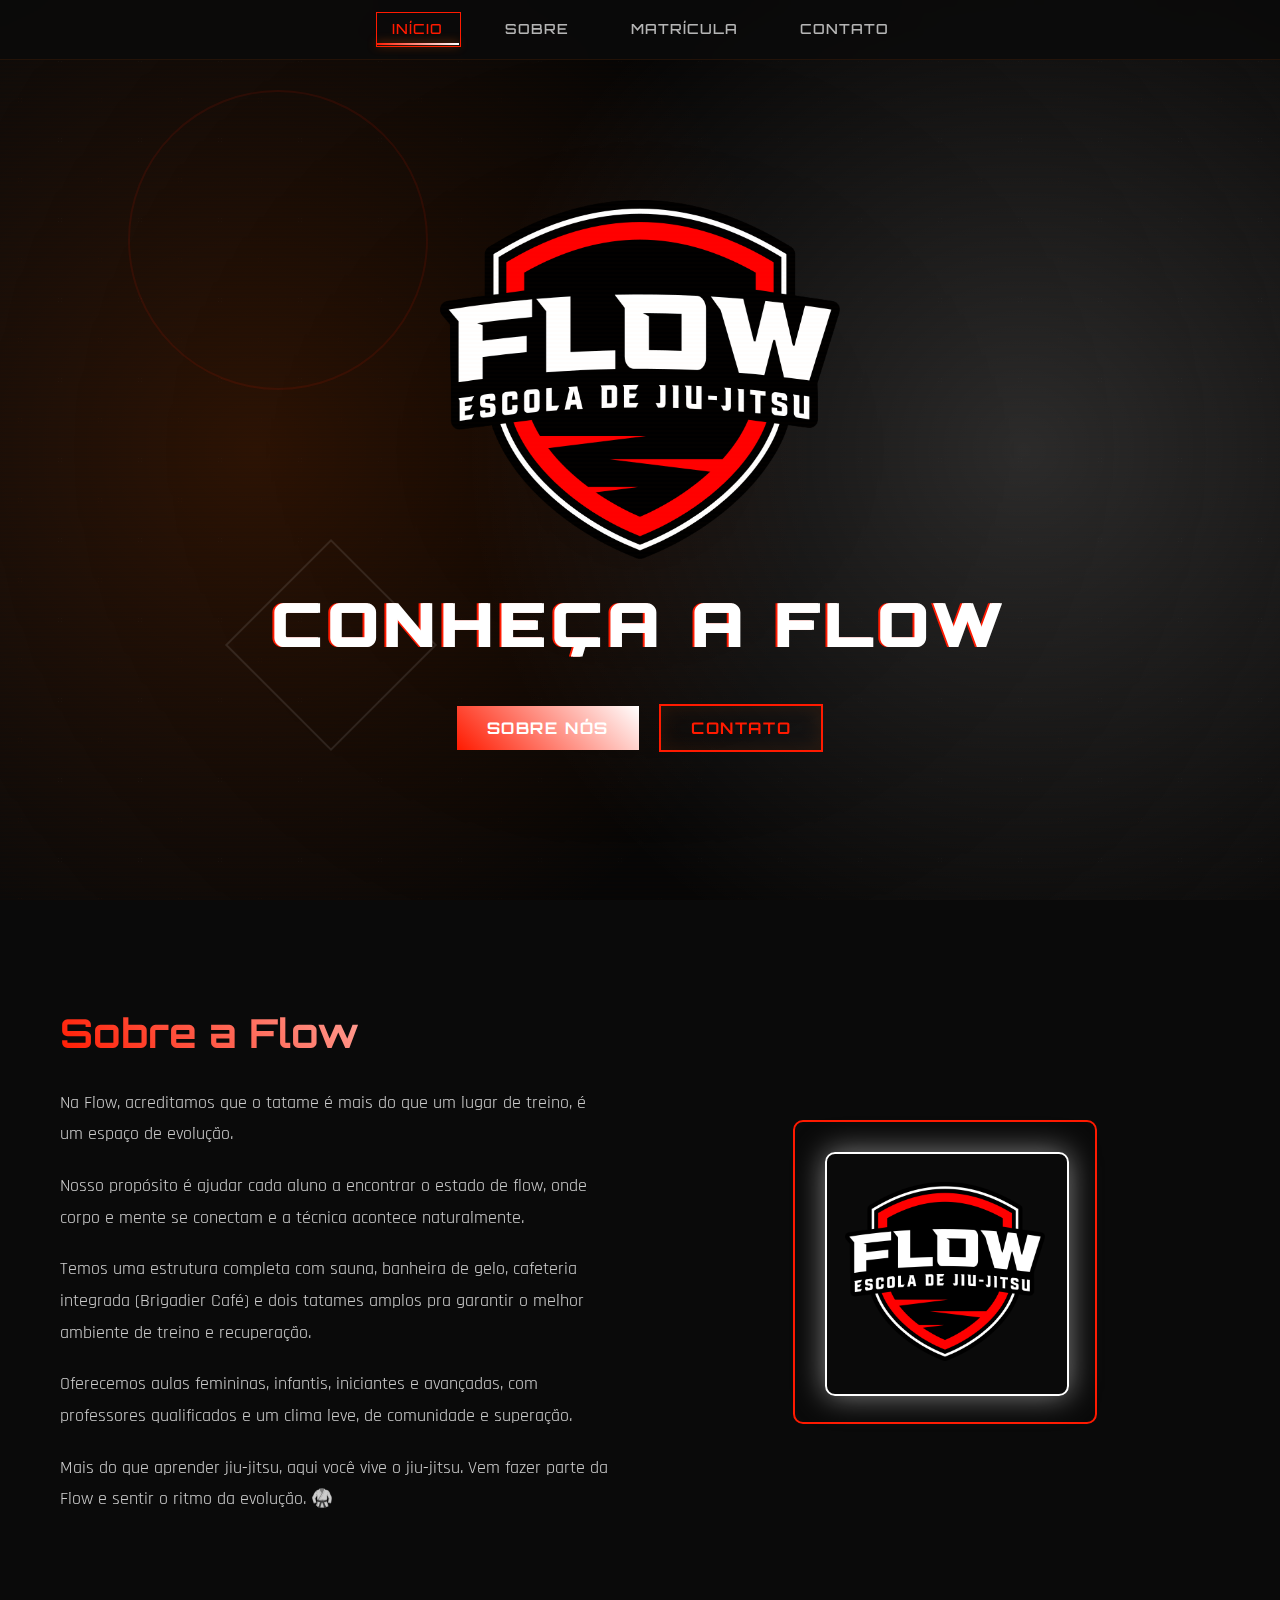
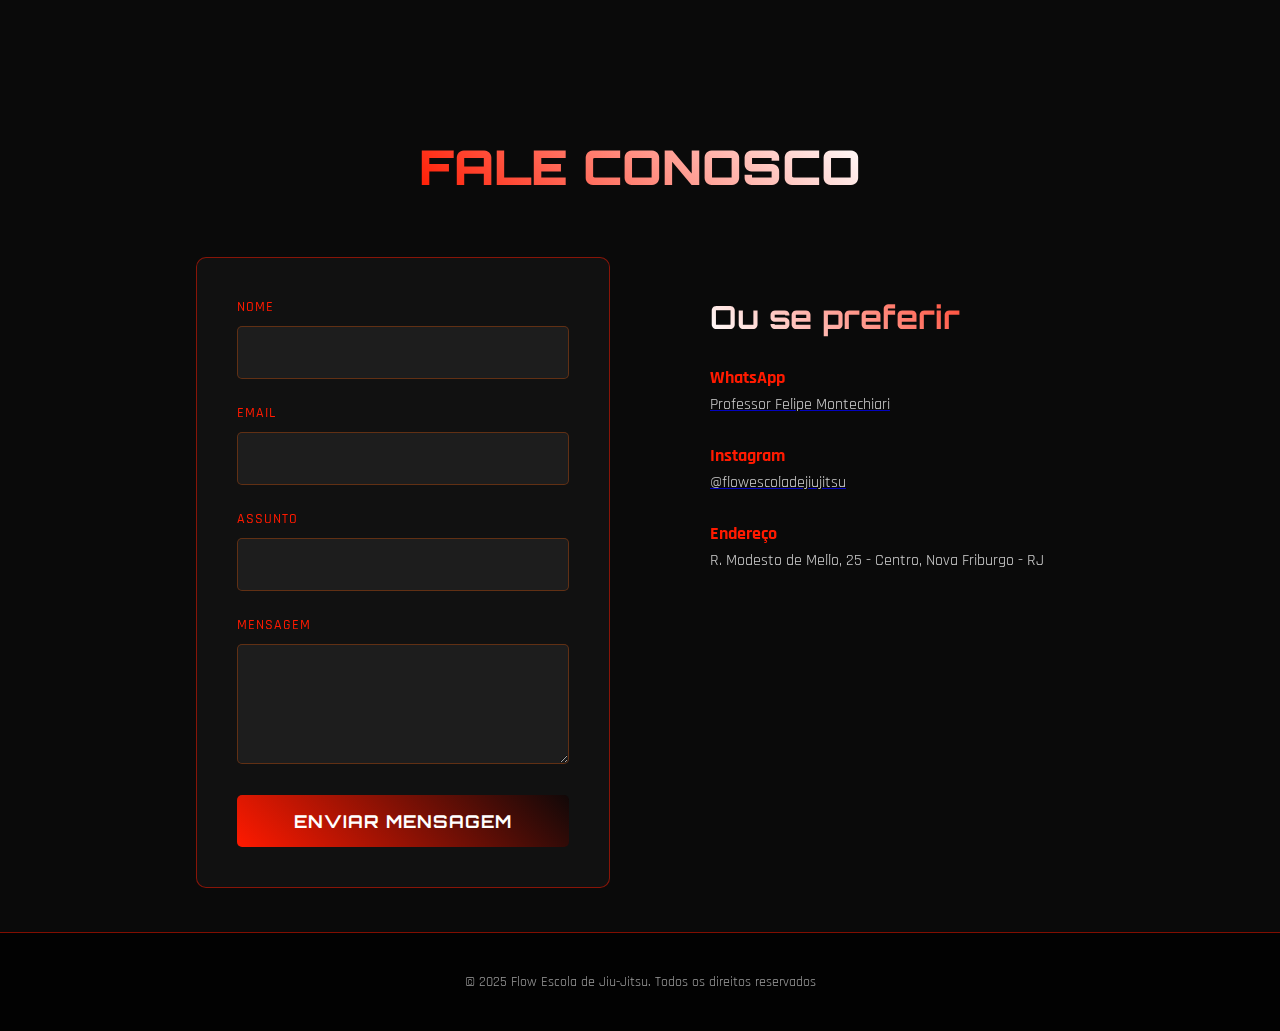
<file: index.html>
<!DOCTYPE html>
<html lang="en">

<head>
    <meta charset="UTF-8">
    <meta name="viewport" content="width=device-width, initial-scale=1.0">
    <title>Flow Escola de Jiu-Jitsu - Cyberpunk Landing Page by TemplateMo</title>
    <link
        href="https://fonts.googleapis.com/css2?family=Orbitron:wght@400;700;900&family=Rajdhani:wght@300;400;500;700&display=swap"
        rel="stylesheet">
    <link href="styles.css" rel="stylesheet">
    <!--

TemplateMo 596 Flow Escola de Jiu-Jitsu

https://templatemo.com/tm-596-electric-xtra

-->
</head>

<body>
    <!-- Animated Grid Background -->
    <div class="grid-bg"></div>
    <div class="gradient-overlay"></div>
    <div class="scanlines"></div>

    <!-- Animated Shapes -->
    <div class="shapes-container">
        <div class="shape shape-circle"></div>
        <div class="shape shape-triangle"></div>
        <div class="shape shape-square"></div>
    </div>

    <!-- Floating Particles -->
    <div id="particles"></div>

    <!-- Navigation -->
    <nav id="navbar">
    <div class="nav-container">

        <ul class="nav-links" id="navLinks">
            <li><a href="#home" class="nav-link">Início</a></li>
            <li><a href="#about" class="nav-link">Sobre</a></li>
            
            <li><a href="matricula.html" class="nav-link">Matrícula</a></li>
            
            <li><a href="#contact" class="nav-link">Contato</a></li>
        </ul>
        <div class="menu-toggle" id="menuToggle">
            <span></span>
            <span></span>
            <span></span>
        </div>
    </div>
</nav>

    <!-- Hero Section -->
    <section class="hero" id="home">
        <img src="images/logo-flow.png" alt="" style="width: 400px;">
        <div class="hero-content">
            <div class="text-rotator">
                <div class="text-set active">
                    <h1 class="glitch-text" data-text="FUTURE IS NOW">CONHEÇA A FLOW</h1>
                    <p class="subtitle"></p>
                </div>
                <div class="text-set">
                    <h1 class="glitch-text" data-text="BEYOND LIMITS">ESCOLA DE JIU-JITSU</h1>
                    <p class="subtitle"></p>
                </div>

            </div>
        </div>
        <div class="cta-container">
            <a href="#about" class="cta-button cta-primary">Sobre Nós</a>
            <a href="#contact" class="cta-button cta-secondary">Contato</a>

        </div>
    </section>

    <!-- Features Section with Tabs -->
    <!-- <section class="features" id="features">
        <h2 class="section-title">Estrutura</h2>
        <div class="features-container">
            <div class="feature-tabs">
                <div class="tab-item active" data-tab="performance">
                    <span class="tab-icon">🔥</span>
                    <span>Tatames e Treinos</span>
                </div>
                <div class="tab-item" data-tab="security">
                    <span class="tab-icon">🧖</span>
                    <span>Sauna & Gelo</span>
                </div>
                <div class="tab-item" data-tab="network">
                    <span class="tab-icon">☕</span>
                    <span>Brigadier Café</span>
                </div>
            
              
            </div>
            <div class="feature-content">
                <div class="content-panel active" id="performance">
                    <h3>Dois tatames amplos, equipados e sempre prontos pra treino pesado ou técnico.</h3>
                    <ul class="feature-list">
                        <li>Aulas adultas e infantis</li>
                        <li>Turmas femininas e iniciantes</li>
                        <li>Treinos de alto rendimento</li>
                    </ul>
                </div>
                <div class="content-panel" id="security">
                    <h3>Recuperação e relaxamento pós-treino.</h3>
                    <ul class="feature-list">
                        <li>Sauna seca moderna</li>
                        <li>Banheira de gelo para regeneração muscular</li>
                    </ul>
                </div>
                <div class="content-panel" id="network">
                    <h3>Nosso espaço de convivência com cafés, doces e aquele clima leve pré e pós-treino.</h3>
                    <ul class="feature-list">
                        <li>Cafés especiais e lanches saudáveis</li>
                        <li>Espaço pra relaxar e trocar ideia</li>
                    </ul>
                </div>
            </div>
        </div>
    </section> -->

    <!-- About Section -->
    <section class="about" id="about">
        <div class="about-content">
            <div class="about-text">
                <h2>Sobre a Flow</h2>
                <p>Na Flow, acreditamos que o tatame é mais do que um lugar de treino, é um espaço de evolução.</p>
                <p>Nosso propósito é ajudar cada aluno a encontrar o estado de flow, onde corpo e mente se conectam e a técnica acontece naturalmente.</p>
                <p>Temos uma estrutura completa com sauna, banheira de gelo, cafeteria integrada (Brigadier Café) e dois tatames amplos pra garantir o melhor ambiente de treino e recuperação.</p>
                <p>Oferecemos aulas femininas, infantis, iniciantes e avançadas, com professores qualificados e um clima leve, de comunidade e superação.</p>
                <p>Mais do que aprender jiu-jitsu, aqui você vive o jiu-jitsu.
                Vem fazer parte da Flow e sentir o ritmo da evolução. 🥋</p>
            </div>
            <div class="about-visual">
                <div class="about-graphic">
                    <img src="images/logo-flow.png" alt="" style="width: 200px;">
                </div>
            </div>
        </div>

        <!-- Second row with reversed layout -->
        <!-- <div class="about-content" style="margin-top: 80px;">
            <div class="about-visual">
                <div class="about-graphic-alt">
                    <div class="hexagon"></div>
                    <div class="hexagon"></div>
                    <div class="hexagon"></div>
                </div>
            </div>
            <div class="about-text">
                <h2>Innovation at Every Level</h2>
                <p>Our commitment to excellence drives us to push boundaries and challenge conventions. With a team of
                    world-class engineers, designers, and visionaries, we're creating solutions that not only meet
                    today's needs but anticipate tomorrow's challenges.</p>
                <p>From quantum computing to neural networks, from blockchain to AI, we're at the forefront of every
                    technological revolution. Our integrated approach ensures that each innovation builds upon the last,
                    creating a synergy that amplifies our impact.</p>
                <p>Experience the power of true digital transformation. With Flow Escola de Jiu-Jitsu, you're not just
                    adopting technology – you're embracing a philosophy of continuous evolution and limitless
                    possibility.</p>
            </div>
        </div> -->
    </section>

    <!-- Contact Section -->
    <section class="contact" id="contact">
        <h2 class="section-title">Fale conosco</h2>
        <div class="contact-container">
            <div class="contact-form">
                <form id="contactForm">
                    <div class="form-group">
                        <label for="name">Nome</label>
                        <input type="text" id="name" name="name" required>
                    </div>
                    <div class="form-group">
                        <label for="email">Email</label>
                        <input type="email" id="email" name="email" required>
                    </div>
                    <div class="form-group">
                        <label for="subject">Assunto</label>
                        <input type="text" id="subject" name="subject" required>
                    </div>
                    <div class="form-group">
                        <label for="message">Mensagem</label>
                        <textarea id="message" name="message" required></textarea>
                    </div>
                    <button type="submit" class="submit-btn">Enviar mensagem</button>
                </form>
            </div>
            <div class="contact-info">
                <h3>Ou se preferir</h3>
              
                <div class="info-item">
                    <div class="info-details">
                        <h4>WhatsApp</h4>
                        <a href="http://wa.me/5522999790953" target="_blank"><p>Professor Felipe Montechiari</p></a>
                    </div>
                </div>
                <div class="info-item">
                    <div class="info-details">
                        <h4>Instagram</h4>
                        <a href="https://instagram.com/flowescoladejiujitsu" target="_blank"><p>@flowescoladejiujitsu</p></a>
                    </div>
                </div>
                <div class="info-item">
                    <div class="info-details">
                        <h4>Endereço</h4>
                        <p>R. Modesto de Mello, 25 - Centro, Nova Friburgo - RJ</p>
                    </div>
                </div>
                

                <!-- Responsivo (16:9) -->
                <div style="position:relative;padding-bottom:56.25%;height:0;overflow:hidden;">
                <iframe
                    src="https://www.google.com/maps?q=R.%20Modesto%20de%20Mello%2C%2025%20-%20Centro%2C%20Nova%20Friburgo%20-%20RJ&output=embed&z=16"
                    style="position:absolute;top:0;left:0;width:100%;height:100%;border:0;"
                    allowfullscreen
                    loading="lazy"
                    referrerpolicy="no-referrer-when-downgrade">
                </iframe>
                </div>

                
            </div>
        </div>
    </section>

    <!-- Footer -->
    <footer>
        <div class="footer-content">
            <!-- <div class="footer-links">
                <a href="#privacy">Privacy Policy</a>
                <a href="#terms">Terms of Service</a>
                <a href="#careers">Careers</a>
            </div> -->
            <p class="copyright">© 2025 Flow Escola de Jiu-Jitsu. Todos os direitos reservados</p>
        </div>
    </footer>
    <script src="scripts.js"></script>
</body>

</html>
</file>
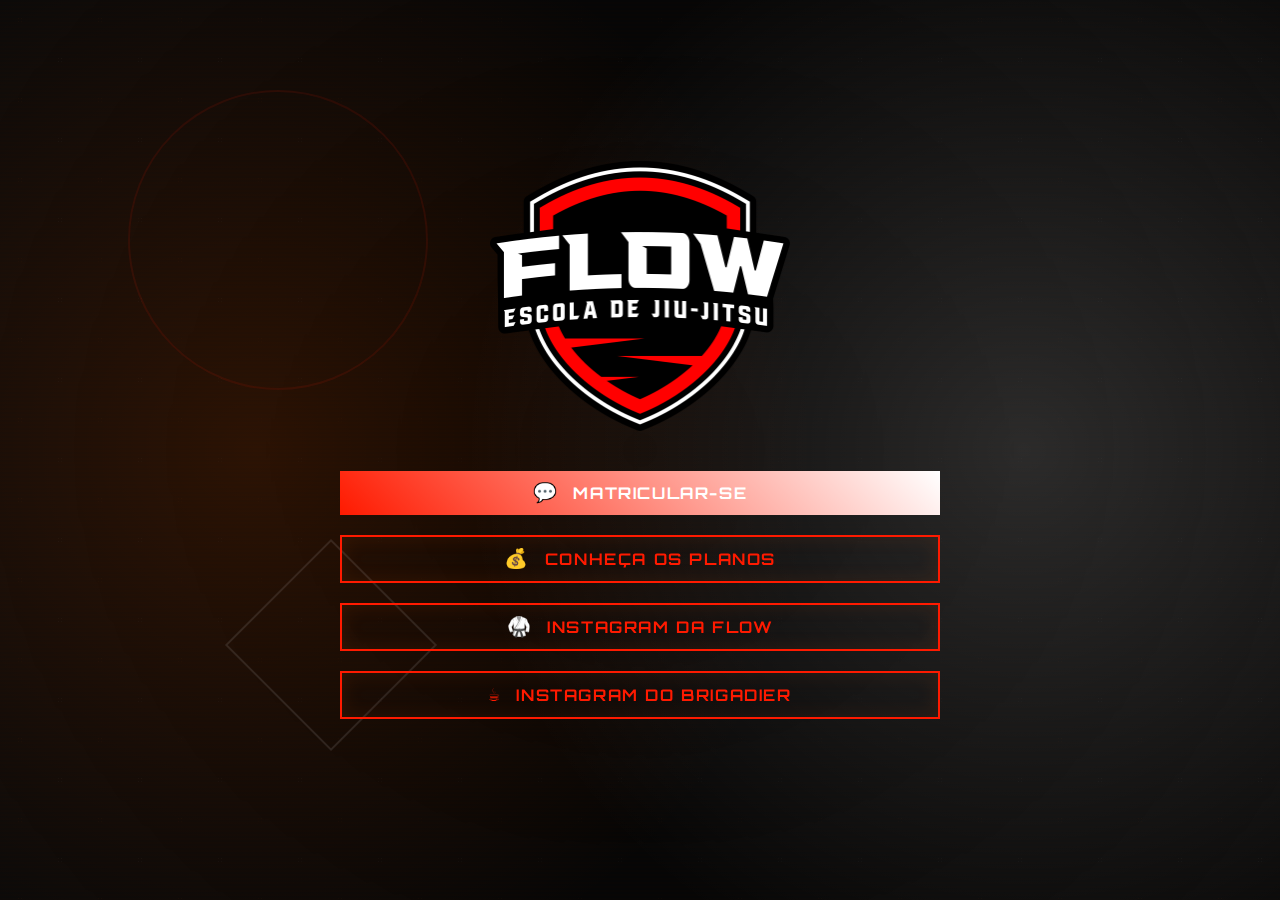
<file: links.html>
<!DOCTYPE html>
<html lang="pt-br">

<head>
    <meta charset="UTF-8">
    <meta name="viewport" content="width=device-width, initial-scale=1.0">
    <title>Links - Flow Escola de Jiu-Jitsu</title>
    <link
        href="https://fonts.googleapis.com/css2?family=Orbitron:wght@400;700;900&family=Rajdhani:wght@300;400;500;700&display=swap"
        rel="stylesheet">
    
    <link href="styles.css" rel="stylesheet">
    
    <style>
        body {
            display: flex;
            flex-direction: column;
            align-items: center;
            justify-content: center;
            min-height: 100vh;
            padding: 20px;
        }

        .links-container {
            width: 100%;
            max-width: 600px;
            z-index: 10;
            display: flex;
            flex-direction: column;
            align-items: center;
        }

        .logo-links {
            width: 100%;
            max-width: 300px; /* Tamanho padrão para desktop */
            margin-bottom: 40px;
            transition: max-width 0.3s ease; /* Adiciona suavidade */
        }

        /* Reutiliza a classe 'cta-button' do styles.css mas força 100% de largura */
        .link-button {
            width: 100%;
            margin-bottom: 20px;
            text-align: center;
            display: flex; /* Para alinhar ícone e texto */
            align-items: center;
            justify-content: center;
        }

        .link-button span {
            font-size: 1.2rem; /* Tamanho do ícone */
            margin-right: 15px; /* Espaço entre ícone e texto */
            line-height: 1;
        }

        /* --- MELHORIA DE RESPONSIVIDADE --- */
        @media (max-width: 768px) {
            .logo-links {
                max-width: 240px; /* Reduz o logo em telas menores */
                margin-bottom: 30px; /* Reduz a margem */
            }

            .link-button {
                padding-top: 14px; /* Ajusta o padding para melhor toque */
                padding-bottom: 14px;
            }

            .link-button span {
                font-size: 1.1rem; /* Diminui um pouco o ícone */
            }
        }
        /* --- FIM DA MELHORIA --- */

    </style>
</head>

<body>
    <div class="grid-bg"></div>
    <div class="gradient-overlay"></div>
    <div class="scanlines"></div>
    <div class="shapes-container">
        <div class="shape shape-circle"></div>
        <div class="shape shape-triangle"></div>
        <div class="shape shape-square"></div>
    </div>
    <div id="particles"></div>
    <div class="links-container">
        <img src="images/logo-flow.png" alt="Logo Flow Jiu-Jitsu" class="logo-links">

        <a href="https://wa.me/5522999790953" target="_blank" class="cta-button cta-primary link-button">
            <span>💬</span>
            MATRICULAR-SE
        </a>

        <a href="index.html#planos" class="cta-button cta-secondary link-button">
            <span>💰</span>
            CONHEÇA OS PLANOS
        </a>

        <a href="https://instagram.com/flowescoladejiujitsu" target="_blank" class="cta-button cta-secondary link-button">
            <span>🥋</span>
            INSTAGRAM DA FLOW
        </a>

        <a href="https://instagram.com/brigadiercafeoficial" target="_blank" class="cta-button cta-secondary link-button">
            <span>☕</span>
            INSTAGRAM DO BRIGADIER
        </a>

    </div>

    <script src="scripts.js"></script>
</body>

</html>
</file>
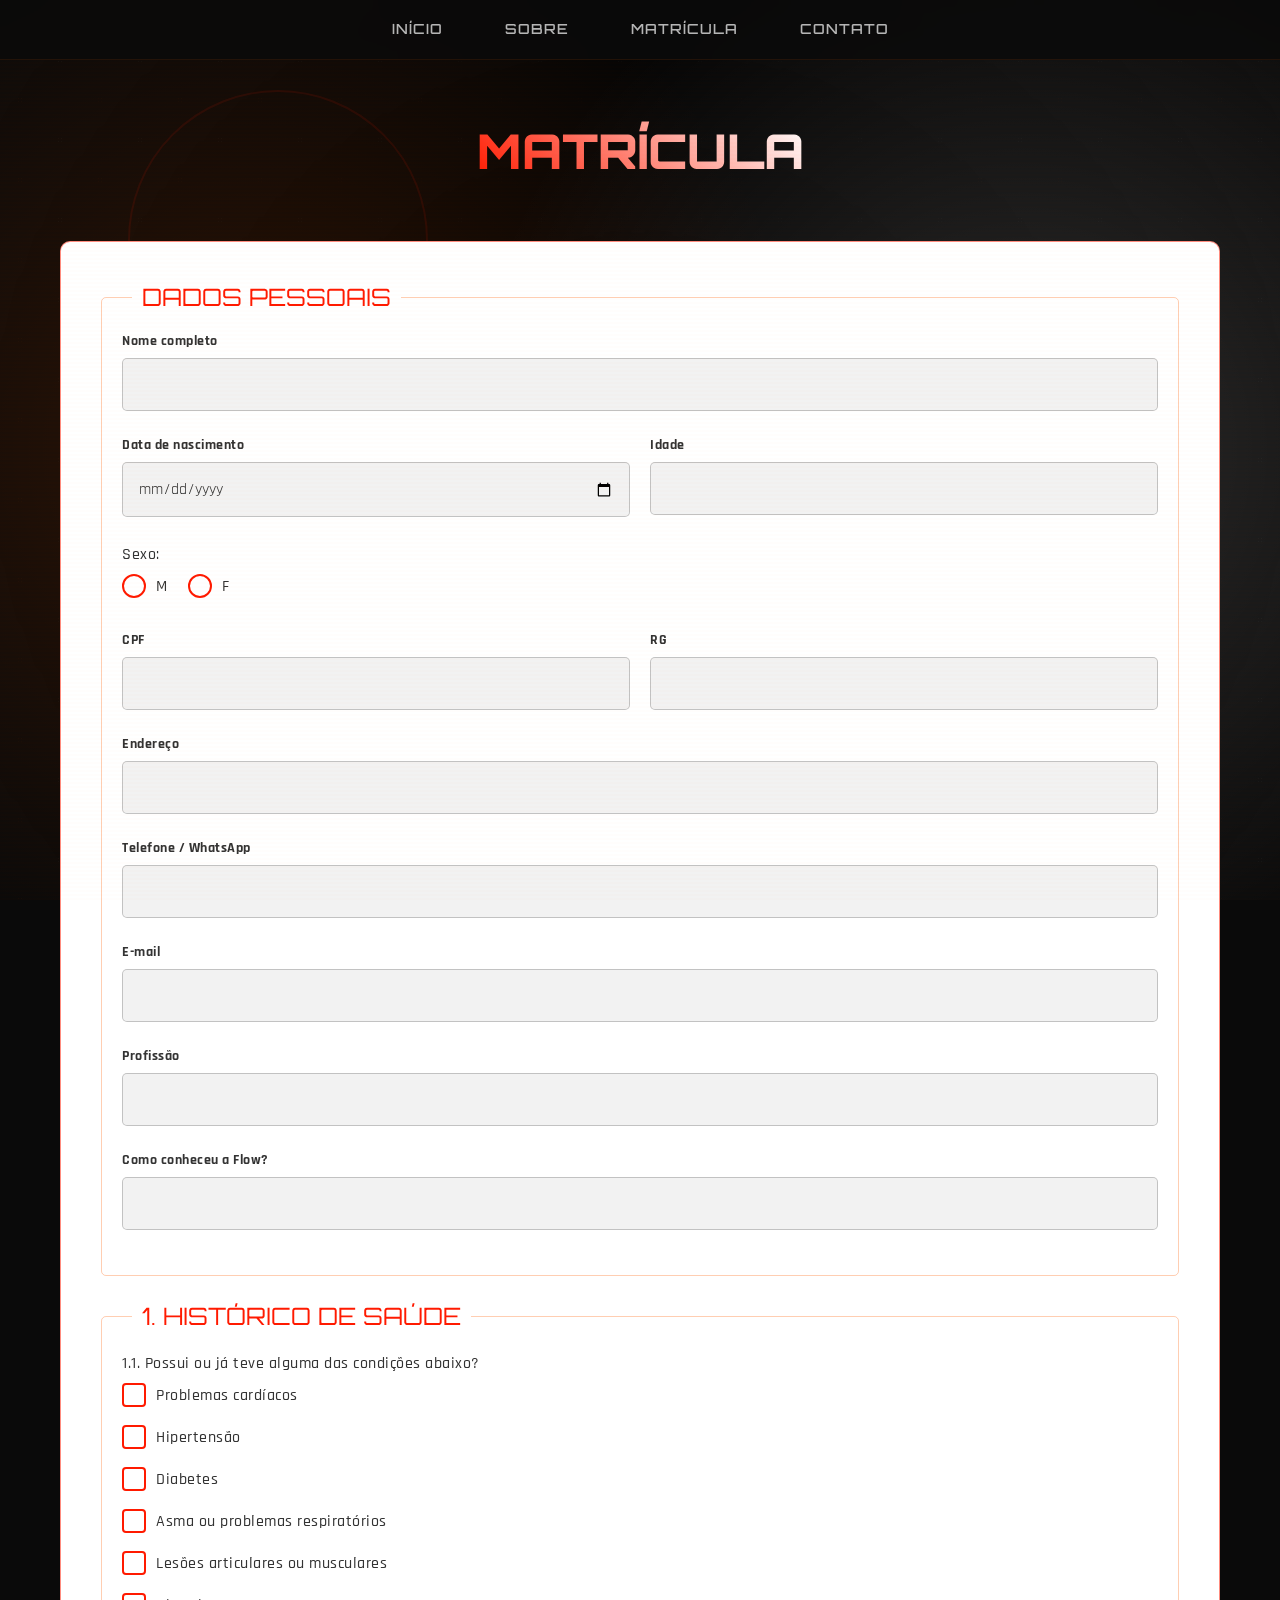
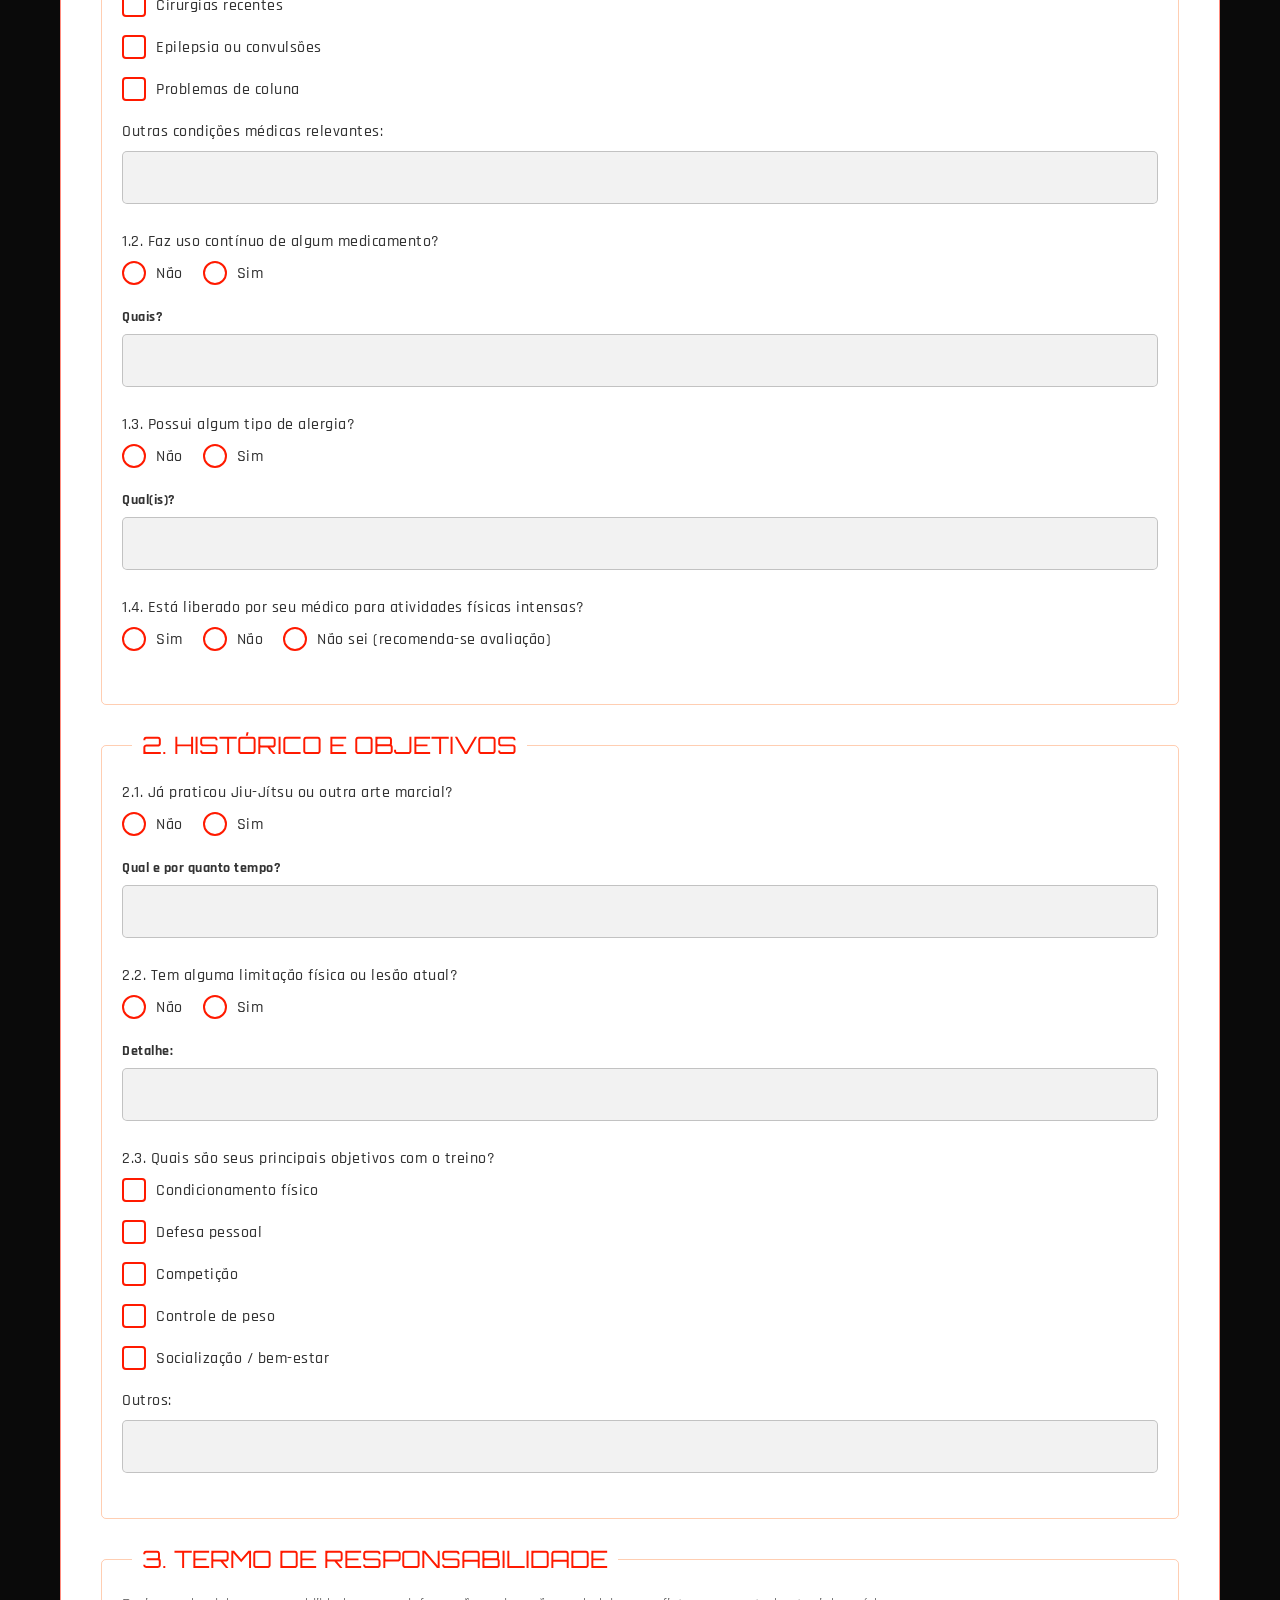
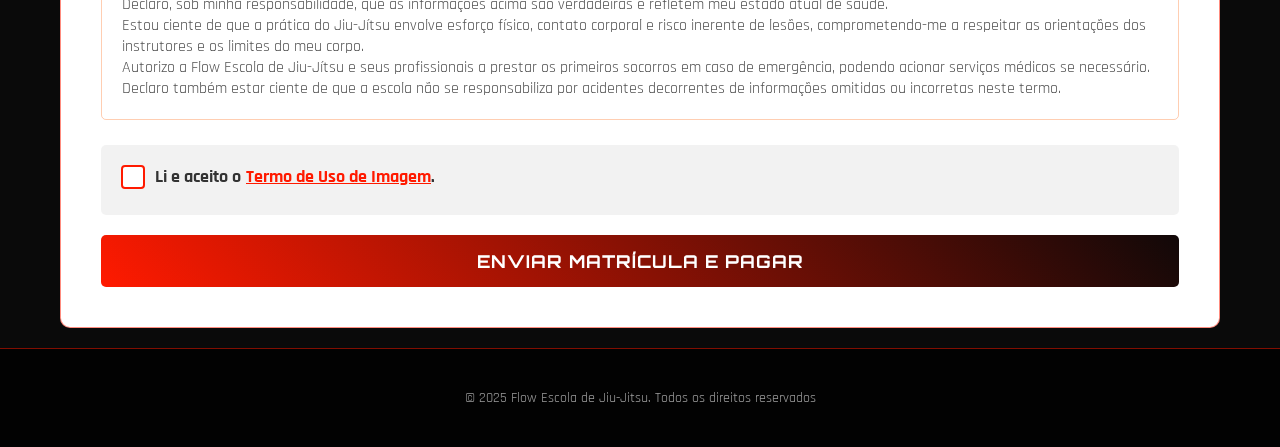
<file: matricula.html>
<!DOCTYPE html>
<html lang="pt-br">

<head>
    <meta charset="UTF-8">
    <meta name="viewport" content="width=device-width, initial-scale=1.0">
    <title>Matrícula - Flow Escola de Jiu-Jitsu</title>
    <link
        href="https://fonts.googleapis.com/css2?family=Orbitron:wght@400;700;900&family=Rajdhani:wght@300;400;500;700&display=swap"
        rel="stylesheet">
    
    <link href="styles.css" rel="stylesheet">
    
    <link href="matricula.css?v=1.1" rel="stylesheet">

</head>

<body>
    <div class="grid-bg"></div>
    <div class="gradient-overlay"></div>
    <div class="scanlines"></div>

    <div class="shapes-container">
        <div class="shape shape-circle"></div>
        <div class="shape shape-triangle"></div>
        <div class="shape shape-square"></div>
    </div>

    <div id="particles"></div>

    <nav id="navbar">
        <div class="nav-container">
            <ul class="nav-links" id="navLinks">
                <li><a href="index.html#home" class="nav-link">Início</a></li>
                <li><a href="index.html#about" class="nav-link">Sobre</a></li>
                <li><a href="matricula.html" class="nav-link active">Matrícula</a></li>
                <li><a href="index.html#contact" class="nav-link">Contato</a></li>
            </ul>
            <div class="menu-toggle" id="menuToggle">
                <span></span>
                <span></span>
                <span></span>
            </div>
        </div>
    </nav>

    <section class="contact" id="matricula" style="padding-top: 120px; min-height: 100vh;">
        <h2 class="section-title">Matrícula</h2>
        <div class="matricula-form">
            <form id="formMatricula" name="formMatricula">
                <fieldset>
                    <legend>DADOS PESSOAIS</legend>
                    <div class="form-group">
                        <label for="nome">Nome completo</label>
                        <input type="text" id="nome" name="Nome completo" required>
                    </div>
                    <div class="form-row">
                        <div class="form-group half">
                            <label for="data_nascimento">Data de nascimento</label>
                            <input type="date" id="data_nascimento" name="Data de nascimento" required>
                        </div>
                        <div class="form-group half">
                            <label for="idade">Idade</label>
                            <input type="number" id="idade" name="Idade" required>
                        </div>
                    </div>
                    <div class="form-group radio-group">
                        <label class="group-label">Sexo:</label>
                        <input type="radio" name="Sexo" value="M" id="sexo_m" required>
                        <label for="sexo_m">M</label>
                        
                        <input type="radio" name="Sexo" value="F" id="sexo_f">
                        <label for="sexo_f">F</label>
                    </div>
                    <div class="form-row">
                        <div class="form-group half">
                            <label for="cpf">CPF</label>
                            <input type="text" id="cpf" name="CPF" required>
                        </div>
                        <div class="form-group half">
                            <label for="rg">RG</label>
                            <input type="text" id="rg" name="RG" required>
                        </div>
                    </div>
                    <div class="form-group">
                        <label for="endereco">Endereço</label>
                        <input type="text" id="endereco" name="Endereço" required>
                    </div>
                    <div class="form-group">
                        <label for="telefone">Telefone / WhatsApp</label>
                        <input type="tel" id="telefone" name="Telefone" required>
                    </div>
                    <div class="form-group">
                        <label for="email">E-mail</label>
                        <input type="email" id="email" name="E-mail" required>
                    </div>
                    <div class="form-group">
                        <label for="profissao">Profissão</label>
                        <input type="text" id="profissao" name="Profissão">
                    </div>
                    <div class="form-group">
                        <label for="como_conheceu">Como conheceu a Flow?</label>
                        <input type="text" id="como_conheceu" name="Como conheceu">
                    </div>
                </fieldset>

                <fieldset>
                    <legend>1. HISTÓRICO DE SAÚDE</legend>
                    <div class="form-group checkbox-group">
                        <label class="group-label">1.1. Possui ou já teve alguma das condições abaixo?</label>
                        <div>
                            <input type="checkbox" name="Condições" value="Problemas cardíacos" id="cond_cardiaco">
                            <label for="cond_cardiaco">Problemas cardíacos</label>
                        </div>
                        <div>
                            <input type="checkbox" name="Condições" value="Hipertensão" id="cond_hipertensao">
                            <label for="cond_hipertensao">Hipertensão</label>
                        </div>
                        <div>
                            <input type="checkbox" name="Condições" value="Diabetes" id="cond_diabetes">
                            <label for="cond_diabetes">Diabetes</label>
                        </div>
                        <div>
                            <input type="checkbox" name="Condições" value="Asma" id="cond_asma">
                            <label for="cond_asma">Asma ou problemas respiratórios</label>
                        </div>
                        <div>
                            <input type="checkbox" name="Condições" value="Lesões articulares" id="cond_lesoes">
                            <label for="cond_lesoes">Lesões articulares ou musculares</label>
                        </div>
                        <div>
                            <input type="checkbox" name="Condições" value="Cirurgias recentes" id="cond_cirurgias">
                            <label for="cond_cirurgias">Cirurgias recentes</label>
                        </div>
                        <div>
                            <input type="checkbox" name="Condições" value="Epilepsia" id="cond_epilepsia">
                            <label for="cond_epilepsia">Epilepsia ou convulsões</label>
                        </div>
                        <div>
                            <input type="checkbox" name="Condições" value="Problemas de coluna" id="cond_coluna">
                            <label for="cond_coluna">Problemas de coluna</label>
                        </div>
                        <div class="form-group">
                            <label for="outras_condicoes">Outras condições médicas relevantes:</label>
                            <input type="text" id="outras_condicoes" name="Outras condições">
                        </div>
                    </div>
                    
                    <div class="form-group">
                        <div class="radio-group">
                            <label class="group-label">1.2. Faz uso contínuo de algum medicamento?</label>
                            <input type="radio" name="Uso medicamento" value="Não" id="med_nao" required>
                            <label for="med_nao">Não</label>
                            
                            <input type="radio" name="Uso medicamento" value="Sim" id="med_sim">
                            <label for="med_sim">Sim</label>
                        </div>
                        <label for="quais_medicamentos" style="margin-top: 15px;">Quais?</label>
                        <input type="text" id="quais_medicamentos" name="Quais medicamentos">
                    </div>

                    <div class="form-group">
                         <div class="radio-group">
                            <label class="group-label">1.3. Possui algum tipo de alergia?</label>
                            <input type="radio" name="Alergia" value="Não" id="alergia_nao" required>
                            <label for="alergia_nao">Não</label>
                            
                            <input type="radio" name="Alergia" value="Sim" id="alergia_sim">
                            <label for="alergia_sim">Sim</label>
                        </div>
                        <label for="quais_alergias" style="margin-top: 15px;">Qual(is)?</label>
                        <input type="text" id="quais_alergias" name="Quais alergias">
                    </div>

                    <div class="form-group radio-group">
                        <label class="group-label">1.4. Está liberado por seu médico para atividades físicas intensas?</label>
                        <input type="radio" name="Liberado médico" value="Sim" id="lib_sim" required>
                        <label for="lib_sim">Sim</label>
                        
                        <input type="radio" name="Liberado médico" value="Não" id="lib_nao">
                        <label for="lib_nao">Não</label>
                        
                        <input type="radio" name="Liberado médico" value="Não sei" id="lib_naosei">
                        <label for="lib_naosei">Não sei (recomenda-se avaliação)</label>
                    </div>
                </fieldset>

                <fieldset>
                    <legend>2. HISTÓRICO E OBJETIVOS</legend>
                    <div class="form-group">
                        <div class="radio-group">
                            <label class="group-label">2.1. Já praticou Jiu-Jítsu ou outra arte marcial?</label>
                            <input type="radio" name="Praticou arte marcial" value="Não" id="arte_nao" required>
                            <label for="arte_nao">Não</label>
                            
                            <input type="radio" name="Praticou arte marcial" value="Sim" id="arte_sim">
                            <label for="arte_sim">Sim</label>
                        </div>
                        <label for="qual_arte" style="margin-top: 15px;">Qual e por quanto tempo?</label>
                        <input type="text" id="qual_arte" name="Qual arte marcial">
                    </div>

                    <div class="form-group">
                        <div class="radio-group">
                            <label class="group-label">2.2. Tem alguma limitação física ou lesão atual?</label>
                            <input type="radio" name="Limitação" value="Não" id="lim_nao" required>
                            <label for="lim_nao">Não</label>
                            
                            <input type="radio" name="Limitação" value="Sim" id="lim_sim">
                            <label for="lim_sim">Sim</label>
                        </div>
                        <label for="dethe_limitacao" style="margin-top: 15px;">Detalhe:</label>
                        <input type="text" id="detalhe_limitacao" name="Detalhe limitação">
                    </div>

                    <div class="form-group checkbox-group">
                        <label class="group-label">2.3. Quais são seus principais objetivos com o treino?</label>
                        <div>
                            <input type="checkbox" name="Objetivos" value="Condicionamento físico" id="obj_cond">
                            <label for="obj_cond">Condicionamento físico</label>
                        </div>
                        <div>
                            <input type="checkbox" name="Objetivos" value="Defesa pessoal" id="obj_defesa">
                            <label for="obj_defesa">Defesa pessoal</label>
                        </div>
                        <div>
                            <input type="checkbox" name="Objetivos" value="Competição" id="obj_comp">
                            <label for="obj_comp">Competição</label>
                        </div>
                        <div>
                            <input type="checkbox" name="Objetivos" value="Controle de peso" id="obj_peso">
                            <label for="obj_peso">Controle de peso</label>
                        </div>
                        <div>
                            <input type="checkbox" name="Objetivos" value="Socialização / bem-estar" id="obj_social">
                            <label for="obj_social">Socialização / bem-estar</label>
                        </div>
                        <div class="form-group">
                            <label for="outros_objetivos">Outros:</label>
                            <input type="text" id="outros_objetivos" name="Outros objetivos">
                        </div>
                    </div>
                </fieldset>
                
                <fieldset>
                    <legend>3. TERMO DE RESPONSABILIDADE</legend>
                    <div class="termo-responsabilidade">
                        <p>Declaro, sob minha responsabilidade, que as informações acima são verdadeiras e refletem meu estado atual de saúde.</p>
                        <p>Estou ciente de que a prática do Jiu-Jítsu envolve esforço físico, contato corporal e risco inerente de lesões, comprometendo-me a respeitar as orientações dos instrutores e os limites do meu corpo.</p>
                        <p>Autorizo a Flow Escola de Jiu-Jítsu e seus profissionais a prestar os primeiros socorros em caso de emergência, podendo acionar serviços médicos se necessário.</p>
                        <p>Declaro também estar ciente de que a escola não se responsabiliza por acidentes decorrentes de informações omitidas ou incorretas neste termo.</p>
                    </div>
                </fieldset>

                <div class="aceite-uso-imagem">
                    <div class="checkbox-group">
                        <input type="checkbox" id="uso_imagem" name="Aceite Uso Imagem" value="Sim" required>
                        <label for="uso_imagem">
                            Li e aceito o <a href="termo-uso-imagem.html" target="_blank">Termo de Uso de Imagem</a>.
                        </label>
                    </div>
                </div>

                <div id="formStatus"></div> <button type="submit" class="submit-btn" id="submitButton" style="margin-top: 20px;">Enviar Matrícula e Pagar</button>
            </form>
        </div>
    </section>

    <footer>
        <div class="footer-content">
            <p class="copyright">© 2025 Flow Escola de Jiu-Jitsu. Todos os direitos reservados</p>
        </div>
    </footer>
    <script src="scripts.js"></script>
    <script src="matricula.js"></script>
</body>

</html>
</file>
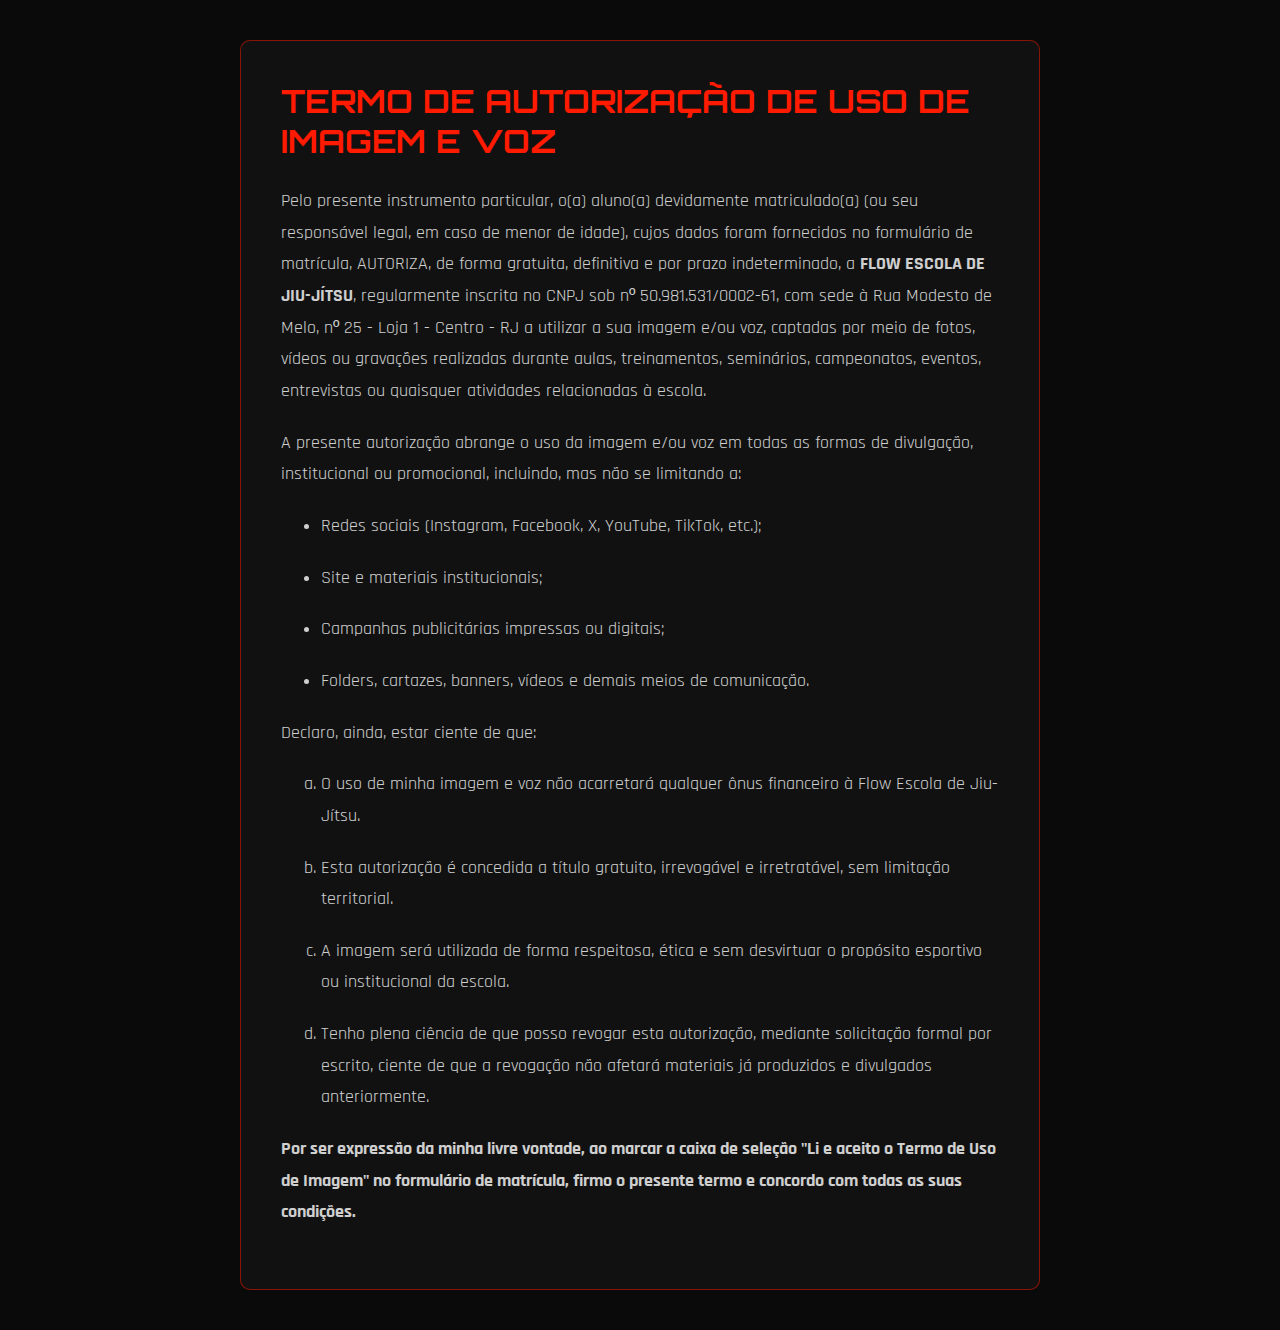
<file: termo-uso-imagem.html>
<!DOCTYPE html>
<html lang="pt-br">

<head>
    <meta charset="UTF-8">
    <meta name="viewport" content="width=device-width, initial-scale=1.0">
    <title>Termo de Uso de Imagem - Flow Escola de Jiu-Jitsu</title>
    <link
        href="https://fonts.googleapis.com/css2?family=Orbitron:wght@400;700;900&family=Rajdhani:wght@300;400;500;700&display=swap"
        rel="stylesheet">
    <link href="styles.css" rel="stylesheet">
    <style>
        body {
            padding: 40px;
        }
        .container {
            max-width: 800px;
            margin: 0 auto;
            background: rgba(255, 255, 255, 0.03);
            border: 1px solid rgba(255, 26, 0, 0.5);
            border-radius: 10px;
            padding: 40px;
        }
        h1 {
            font-family: 'Orbitron', monospace;
            color: #FF1A00;
            font-size: 2rem;
            margin-bottom: 25px;
        }
        p, li {
            line-height: 1.8;
            opacity: 0.8;
            margin-bottom: 20px;
            font-size: 1.1rem;
        }
        ul, ol {
            margin-left: 40px;
            margin-bottom: 20px;
        }

        /* --- Início das Melhorias (Responsivo) --- */
        @media (max-width: 768px) {
            body {
                padding: 15px; /* Reduz padding do corpo */
            }
            .container {
                padding: 20px; /* Reduz padding do container */
            }
            h1 {
                font-size: 1.7rem; /* Reduz fonte do título */
            }
            p, li {
                font-size: 1rem; /* Ajusta fonte do texto */
            }
            ul, ol {
                margin-left: 20px; /* Ajusta margem das listas */
            }
        }
        /* --- Fim das Melhorias (Responsivo) --- */

    </style>
</head>

<body>
    <div class="container">
        <h1>TERMO DE AUTORIZAÇÃO DE USO DE IMAGEM E VOZ</h1>

        <p>Pelo presente instrumento particular, o(a) aluno(a) devidamente matriculado(a) (ou seu responsável legal, em caso de menor de idade), cujos dados foram fornecidos no formulário de matrícula, AUTORIZA, de forma gratuita, definitiva e por prazo indeterminado, a <strong>FLOW ESCOLA DE JIU-JÍTSU</strong>, regularmente inscrita no CNPJ sob nº 50.981.531/0002-61, com sede à Rua Modesto de Melo, nº 25 - Loja 1 - Centro - RJ a utilizar a sua imagem e/ou voz, captadas por meio de fotos, vídeos ou gravações realizadas durante aulas, treinamentos, seminários, campeonatos, eventos, entrevistas ou quaisquer atividades relacionadas à escola.</p>
        
        <p>A presente autorização abrange o uso da imagem e/ou voz em todas as formas de divulgação, institucional ou promocional, incluindo, mas não se limitando a:</p>
        <ul>
            <li>Redes sociais (Instagram, Facebook, X, YouTube, TikTok, etc.);</li>
            <li>Site e materiais institucionais;</li>
            <li>Campanhas publicitárias impressas ou digitais;</li>
            <li>Folders, cartazes, banners, vídeos e demais meios de comunicação.</li>
        </ul>
        
        <p>Declaro, ainda, estar ciente de que:</p>
        <ol type="a">
            <li>O uso de minha imagem e voz não acarretará qualquer ônus financeiro à Flow Escola de Jiu-Jítsu.</li>
            <li>Esta autorização é concedida a título gratuito, irrevogável e irretratável, sem limitação territorial.</li>
            <li>A imagem será utilizada de forma respeitosa, ética e sem desvirtuar o propósito esportivo ou institucional da escola.</li>
            <li>Tenho plena ciência de que posso revogar esta autorização, mediante solicitação formal por escrito, ciente de que a revogação não afetará materiais já produzidos e divulgados anteriormente.</li>
        </ol>
        
        <p><strong>Por ser expressão da minha livre vontade, ao marcar a caixa de seleção "Li e aceito o Termo de Uso de Imagem" no formulário de matrícula, firmo o presente termo e concordo com todas as suas condições.</strong></p>
    </div>
</body>

</html>
</file>
<file: styles.css>
/*

TemplateMo 596 Electric Xtra

https://templatemo.com/tm-596-electric-xtra

*/

@charset "utf-8";

/* CSS Document */

* {
            margin: 0;
            padding: 0;
            box-sizing: border-box;
        }

        body {
            font-family: 'Rajdhani', sans-serif;
            background: #0a0a0a;
            color: #ffffff;
            overflow-x: hidden;
            position: relative;
            font-weight: 400;
        }

        /* Animated background with hexagon pattern */
        .grid-bg {
            position: fixed;
            top: 0;
            left: 0;
            width: 100%;
            height: 100%;
            background-image: 
                radial-gradient(circle at 25% 25%, transparent 2%, rgba(255, 94, 0, 0.03) 2%, rgba(255, 94, 0, 0.03) 3%, transparent 3%),
                radial-gradient(circle at 75% 75%, transparent 2%, rgba(238, 243, 245, 0.03) 2%, rgba(238, 238, 238, 0.03) 3%, transparent 3%);
            background-size: 80px 80px;
            animation: grid-move 30s linear infinite;
            z-index: -2;
        }

        /* Animated shapes */
        .shapes-container {
            position: fixed;
            width: 100%;
            height: 100%;
            pointer-events: none;
            z-index: -1;
        }

        .shape {
            position: absolute;
            opacity: 0.1;
        }

        .shape-circle {
            width: 300px;
            height: 300px;
            border: 2px solid #FF1A00;
            border-radius: 50%;
            top: 10%;
            left: 10%;
            animation: float-rotate 20s ease-in-out infinite;
        }

        .shape-triangle {
            width: 0;
            height: 0;
            border-left: 100px solid transparent;
            border-right: 100px solid transparent;
            border-bottom: 173px solid fdfdfd80;
            top: 60%;
            right: 15%;
            animation: float-rotate 25s ease-in-out infinite reverse;
        }

        .shape-square {
            width: 150px;
            height: 150px;
            border: 2px solid #FFF;
            transform: rotate(45deg);
            bottom: 20%;
            left: 20%;
            animation: float-rotate 22s ease-in-out infinite;
        }

        @keyframes float-rotate {
            0%, 100% {
                transform: translateY(0) rotate(0deg) scale(1);
            }
            25% {
                transform: translateY(-30px) rotate(90deg) scale(1.1);
            }
            50% {
                transform: translateY(20px) rotate(180deg) scale(0.9);
            }
            75% {
                transform: translateY(-10px) rotate(270deg) scale(1.05);
            }
        }

        /* Gradient overlay */
        .gradient-overlay {
            position: fixed;
            top: 0;
            left: 0;
            width: 100%;
            height: 100%;
            background: radial-gradient(circle at 20% 50%, rgba(255, 94, 0, 0.15) 0%, transparent 50%),
                        radial-gradient(circle at 80% 50%, rgba(255, 255, 255, 0.15) 0%, transparent 50%),
                        radial-gradient(circle at 50% 50%, rgba(0, 0, 0, 0.8) 0%, transparent 100%);
            z-index: -1;
            animation: gradient-shift 10s ease-in-out infinite;
        }

        @keyframes gradient-shift {
            0%, 100% { transform: scale(1) rotate(0deg); }
            50% { transform: scale(1.1) rotate(180deg); }
        }

        @keyframes grid-move {
            0% { transform: translate(0, 0); }
            100% { transform: translate(80px, 80px); }
        }

        /* Floating particles */
        .particle {
            position: fixed;
            pointer-events: none;
            opacity: 0;
            z-index: 1;
        }

        .particle::before {
            content: '';
            position: absolute;
            width: 2px;
            height: 2px;
            background: #FF1A00;
            box-shadow: 0 0 10px #FF1A00, 0 0 20px #FF1A00;
            animation: float-up 15s linear infinite;
        }

        @keyframes float-up {
            0% {
                transform: translateY(100vh) rotate(0deg);
                opacity: 0;
            }
            10% {
                opacity: 1;
            }
            90% {
                opacity: 1;
            }
            100% {
                transform: translateY(-100vh) rotate(720deg);
                opacity: 0;
            }
        }

        /* Navigation */
        nav {
            position: fixed;
            height: 60px;
            top: 0;
            width: 100%;
            padding: 20px 50px;
            background: rgba(10, 10, 10, 0.8);
            backdrop-filter: blur(10px);
            z-index: 1000;
            transition: all 0.3s ease;
            border-bottom: 1px solid rgba(255, 94, 0, 0.1);
            display: flex;
            align-items: center;
            justify-content: center;
        }

        nav.scrolled {
            padding: 15px 50px;
            background: rgba(10, 10, 10, 0.95);
            box-shadow: 0 5px 30px rgba(255, 26, 0, 0.5);
        }

        .nav-container {
            max-width: 1200px;
            margin: 0 auto;
            display: flex;
            justify-content: center;
            align-items: center;
        }

        .logo-link {
            display: flex;
            align-items: center;
            text-decoration: none;
            gap: 10px;
        }

        .logo-text {
            font-family: 'Orbitron', monospace;
            font-size: 24px;
            font-weight: 900;
            background: linear-gradient(45deg, #FF1A00, #FFF);
            -webkit-background-clip: text;
            -webkit-text-fill-color: transparent;
            animation: glow 2s ease-in-out infinite;
            text-shadow: 0 0 30px rrgba(255, 26, 0, 0.5);
        }

        .logo-link img {
            height: 40px;
            width: auto;
            animation: glow 2s ease-in-out infinite;
        }

        @keyframes glow {
            0%, 100% { 
                filter: brightness(1);
                text-shadow: 0 0 30px rrgba(255, 26, 0, 0.5);
            }
            50% { 
                filter: brightness(1.5);
                text-shadow: 0 0 40px rgba(255, 94, 0, 0.8);
            }
        }

        .nav-links {
            display: flex;
            gap: 30px;
            list-style: none;
        }

        .nav-links a {
            text-decoration: none;
            color: #ffffff;
            position: relative;
            transition: all 0.3s ease;
            padding: 8px 16px;
            font-family: 'Orbitron', monospace;
            font-weight: 500;
            font-size: 14px;
            text-transform: uppercase;
            letter-spacing: 1px;
            opacity: 0.7;
        }

        .nav-links a.active {
            opacity: 1;
            color: #FF1A00;
        }

        .nav-links a::before {
            content: '';
            position: absolute;
            top: 0;
            left: 0;
            width: 100%;
            height: 100%;
            border: 1px solid transparent;
            transition: all 0.3s ease;
        }

        .nav-links a:hover::before,
        .nav-links a.active::before {
            border-color: #FF1A00;
            box-shadow: inset 0 0 10px rrgba(255, 26, 0, 0.5);
        }

        .nav-links a::after {
            content: '';
            position: absolute;
            bottom: 0;
            left: 0;
            width: 0;
            height: 2px;
            background: linear-gradient(90deg, #FF1A00, #FFF);
            transition: width 0.3s ease;
            box-shadow: 0 0 10px rgba(255, 94, 0, 0.8);
        }

        .nav-links a:hover::after,
        .nav-links a.active::after {
            width: 100%;
        }

        /* Mobile menu */
        .menu-toggle {
            display: none;
            flex-direction: column;
            cursor: pointer;
            gap: 4px;
        }

        .menu-toggle span {
            width: 25px;
            height: 2px;
            background: #FF1A00;
            transition: all 0.3s ease;
        }

        .menu-toggle.active span:nth-child(1) {
            transform: rotate(45deg) translate(5px, 5px);
        }

        .menu-toggle.active span:nth-child(2) {
            opacity: 0;
        }

        .menu-toggle.active span:nth-child(3) {
            transform: rotate(-45deg) translate(5px, -5px);
        }

        /* Hero Section */
        .hero {
            min-height: calc(100vh - 60px);
            display: flex;
            flex-direction: column;
            align-items: center;
            justify-content: center;
            position: relative;
            padding: 200px 20px 100px;
        }

        .hero-content {
            text-align: center;
            max-width: 1200px;
            animation: fade-in-up 1s ease-out;
            z-index: 10;
            width: 100%;
            display: flex;
            flex-direction: column;
            justify-content: center;
            margin-top: 25px;
        }

        /* Text Rotator Styles */
        .text-rotator {
            position: relative;
            min-height: 100px;
            margin-bottom: 20px;
            display: flex;
            align-items: center;
            justify-content: center;
            width: 100%;
        }

        .text-set {
            position: absolute;
            width: 100%;
            opacity: 0;
            display: none;
        }

        .text-set.active {
            opacity: 1;
            display: block;
        }

        .glitch-text {
            font-family: 'Orbitron', monospace;
            font-size: clamp(0.98rem, 2.94vw, 2.4rem);
            font-weight: 900;
            position: relative;
            text-transform: uppercase;
            letter-spacing: 0.1em;
            text-shadow: 0 0 20px rrgba(255, 26, 0, 0.5);
            overflow: hidden;
        }

        .char {
            display: inline-block;
            opacity: 0;
            transform: translateY(50px);
            animation: charFlyIn 0.5s ease-out forwards;
        }

        @keyframes charFlyIn {
            to {
                opacity: 1;
                transform: translateY(0);
            }
        }

        .char.out {
            animation: charFlyOut 0.3s ease-in forwards;
        }

        @keyframes charFlyOut {
            to {
                opacity: 0;
                transform: translateY(-30px) rotateX(90deg);
            }
        }

        .subtitle {
            font-size: 1.5rem;
            margin: 20px 0;
            opacity: 0;
            text-shadow: 0 0 10px rgba(255, 255, 255, 0.3);
            font-weight: 300;
        }

        .subtitle.visible {
            animation: subtitleFade 0.8s ease-out 0.5s forwards;
        }

        @keyframes subtitleFade {
            to {
                opacity: 0.6;
            }
        }

        @keyframes fade-in-up {
            from {
                opacity: 0;
                transform: translateY(30px);
            }
            to {
                opacity: 1;
                transform: translateY(0);
            }
        }

        .glitch-text {
            font-family: 'Orbitron', monospace;
            font-size: clamp(2.6rem, 10vw, 3.8rem);
            font-weight: 900;
            position: relative;
            text-transform: uppercase;
            letter-spacing: 0.1em;
            text-shadow: 0 0 20px rrgba(255, 26, 0, 0.5);
        }

        .glitch-text::before,
        .glitch-text::after {
            content: attr(data-text);
            position: absolute;
            top: 0;
            left: 0;
            width: 100%;
            height: 100%;
        }

        .glitch-text::before {
            animation: glitch-1 0.5s infinite;
            color: #FF1A00;
            z-index: -1;
            text-shadow: -2px 0 #FF1A00;
        }

        .glitch-text::after {
            animation: glitch-2 0.5s infinite;
            color: #FFF;
            z-index: -1;
            text-shadow: 2px 0 #FFF;
        }

        @keyframes glitch-1 {
            0%, 100% { clip-path: inset(0 0 0 0); transform: translate(0); }
            20% { clip-path: inset(33% 0 33% 0); transform: translate(-2px); }
            40% { clip-path: inset(66% 0 0 0); transform: translate(2px); }
            60% { clip-path: inset(0 0 66% 0); transform: translate(1px); }
            80% { clip-path: inset(25% 0 50% 0); transform: translate(-1px); }
        }

        @keyframes glitch-2 {
            0%, 100% { clip-path: inset(0 0 0 0); transform: translate(0); }
            20% { clip-path: inset(50% 0 25% 0); transform: translate(2px); }
            40% { clip-path: inset(0 0 75% 0); transform: translate(-2px); }
            60% { clip-path: inset(75% 0 0 0); transform: translate(-1px); }
            80% { clip-path: inset(40% 0 40% 0); transform: translate(1px); }
        }

        .subtitle {
            font-size: 1.5rem;
            margin: 20px 0;
            opacity: 0.6;
            animation: fade-in 1s ease-out 0.5s both;
            text-shadow: 0 0 10px rgba(255, 255, 255, 0.3);
            font-weight: 300;
        }

        @keyframes fade-in {
            from { opacity: 0; }
            to { opacity: 0.6; }
        }

        .cta-container {
            display: flex;
            gap: 20px;
            justify-content: center;
            flex-wrap: wrap;
            z-index: 100;
            align-items: center;
            text-align: center;
        }

        .cta-button {
            padding: 12px 30px;
            border: none;
            font-size: 1rem;
            cursor: pointer;
            position: relative;
            overflow: hidden;
            transition: all 0.3s ease;
            text-decoration: none;
            display: inline-block;
            text-transform: uppercase;
            letter-spacing: 0.1em;
            font-family: 'Orbitron', monospace;
            font-weight: 700;
        }

        .cta-primary {
            background: linear-gradient(45deg, #FF1A00, #FFF);
            color: white;
            animation: pulse 2s infinite;
            box-shadow: 0 0 30px rrgba(255, 26, 0, 0.5);
        }

        @keyframes pulse {
            0%, 100% { 
                transform: scale(1);
                box-shadow: 0 0 30px rrgba(255, 26, 0, 0.5);
            }
            50% { 
                transform: scale(1.05);
                box-shadow: 0 0 40px rgba(255, 94, 0, 0.8);
            }
        }

        .cta-secondary {
            background: transparent;
            color: #FF1A00;
            border: 2px solid #FF1A00;
            box-shadow: inset 0 0 20px rgba(255, 94, 0, 0.1);
        }

        .cta-button::before {
            content: '';
            position: absolute;
            top: 50%;
            left: 50%;
            width: 0;
            height: 0;
            background: rgba(255, 255, 255, 0.2);
            border-radius: 50%;
            transform: translate(-50%, -50%);
            transition: width 0.6s, height 0.6s;
        }

        .cta-button:hover::before {
            width: 300px;
            height: 300px;
        }

        .cta-secondary:hover {
            background: rgba(255, 94, 0, 0.1);
            color: white;
            transform: translateY(-2px);
            box-shadow: 0 10px 40px rgba(255, 26, 0, 0.5), inset 0 0 30px rgba(255, 26, 0, 0.5);
            border-color: #ffffff;
        }

        /* Features Section with Tabs */
        .features {
            padding: 100px 20px;
            max-width: 1200px;
            margin: 0 auto;
            position: relative;
        }

        .section-title {
            font-family: 'Orbitron', monospace;
            font-size: 3rem;
            font-weight: 900;
            text-align: center;
            margin-bottom: 60px;
            background: linear-gradient(45deg, #FF1A00, #FFF);
            -webkit-background-clip: text;
            -webkit-text-fill-color: transparent;
            text-transform: uppercase;
        }

        .features-container {
            display: grid;
            grid-template-columns: 300px 1fr;
            gap: 40px;
            align-items: start;
        }

        .feature-tabs {
            background: rgba(255, 255, 255, 0.03);
            border: 1px solid rgba(255, 26, 0, 0.5);
            border-radius: 10px;
            padding: 20px;
            backdrop-filter: blur(10px);
        }

        .tab-item {
            padding: 15px 20px;
            margin-bottom: 10px;
            cursor: pointer;
            border: 1px solid transparent;
            border-radius: 5px;
            transition: all 0.3s ease;
            font-weight: 500;
            display: flex;
            align-items: center;
            gap: 15px;
            font-size: 1.1rem;
        }

        .tab-item:hover {
            background: rgba(255, 94, 0, 0.1);
            border-color: rgba(255, 94, 0, 0.3);
        }

        .tab-item.active {
            background: linear-gradient(45deg, rgba(255, 26, 0, 0.5), fdfdfd80);
            border-color: #FF1A00;
            box-shadow: 0 0 20px rgba(255, 94, 0, 0.3);
        }

        .tab-icon {
            font-size: 1.5rem;
        }

        .feature-content {
            background: rgba(255, 255, 255, 0.03);
            border: 1px solid rgba(255, 26, 0, 0.5);
            border-radius: 10px;
            padding: 40px;
            backdrop-filter: blur(10px);
            min-height: 400px;
        }

        .content-panel {
            display: none;
            animation: fadeIn 0.5s ease;
        }

        .content-panel.active {
            display: block;
        }

        .content-panel h3 {
            font-family: 'Orbitron', monospace;
            font-size: 2rem;
            margin-bottom: 20px;
            background: linear-gradient(45deg, #ffffff, #FF1A00);
            -webkit-background-clip: text;
            -webkit-text-fill-color: transparent;
        }

        .content-panel p {
            line-height: 1.8;
            opacity: 0.8;
            margin-bottom: 20px;
            font-size: 1.1rem;
        }

        .feature-list {
            list-style: none;
            margin-top: 20px;
        }

        .feature-list li {
            padding: 10px 0;
            padding-left: 30px;
            position: relative;
            opacity: 0.8;
        }

        .feature-list li::before {
            content: '▸';
            position: absolute;
            left: 0;
            color: #FF1A00;
            font-size: 1.2rem;
        }

        /* About Section */
        .about {
            padding: 20px;
            max-width: 1200px;
            margin: 0 auto;
            min-height: calc(100vh - 60px);
            justify-content: center;
            align-items: center;
            display: flex;
        }

        .about-content {
            display: grid;
            grid-template-columns: 1fr 1fr;
            gap: 60px;
            align-items: center;
        }

        .about-text h2 {
            font-family: 'Orbitron', monospace;
            font-size: 2.5rem;
            margin-bottom: 30px;
            background: linear-gradient(45deg, #FF1A00, #FFF);
            -webkit-background-clip: text;
            -webkit-text-fill-color: transparent;
        }

        .about-text p {
            line-height: 1.8;
            opacity: 0.8;
            margin-bottom: 20px;
            font-size: 1.1rem;
        }

        .about-visual {
            position: relative;
            height: 400px;
            display: flex;
            align-items: center;
            justify-content: center;
        }

        .about-graphic {
            width: 300px;
            height: 300px;
            position: relative;
            animation: float 6s ease-in-out infinite;
            display: flex;
            justify-content: center;
            align-items: center;
        }

        .about-graphic::before,
        .about-graphic::after {
            content: '';
            position: absolute;
            border: 2px solid #FF1A00;
            border-radius: 10px;
            box-shadow: 0 0 30px rrgba(255, 26, 0, 0.5);
        }

        .about-graphic::before {
            width: 100%;
            height: 100%;
            animation: rotate 20s linear infinite;
        }

        .about-graphic::after {
            width: 80%;
            height: 80%;
            top: 10%;
            left: 10%;
            border-color: #FFF;
            animation: rotate 15s linear infinite reverse;
            box-shadow: 0 0 30px #fdfdfd80;
        }

        /* Alternative graphic for second row */
        .about-graphic-alt {
            width: 300px;
            height: 300px;
            position: relative;
            display: flex;
            align-items: center;
            justify-content: center;
            animation: float 6s ease-in-out infinite;
        }

        .hexagon {
            position: absolute;
            width: 100px;
            height: 100px;
            background: linear-gradient(45deg, #FF1A00, #FFF);
            opacity: 0.3;
            clip-path: polygon(30% 0%, 70% 0%, 100% 30%, 100% 70%, 70% 100%, 30% 100%, 0% 70%, 0% 30%);
        }

        .hexagon:nth-child(1) {
            width: 150px;
            height: 150px;
            animation: hexagon-rotate 8s linear infinite;
        }

        .hexagon:nth-child(2) {
            width: 100px;
            height: 100px;
            animation: hexagon-rotate 12s linear infinite reverse;
            opacity: 0.5;
        }

        .hexagon:nth-child(3) {
            width: 200px;
            height: 200px;
            animation: hexagon-rotate 15s linear infinite;
            opacity: 0.2;
        }

        @keyframes hexagon-rotate {
            0% { transform: rotate(0deg) scale(1); }
            50% { transform: rotate(180deg) scale(1.1); }
            100% { transform: rotate(360deg) scale(1); }
        }

        /* Contact Section */
        .contact {
            padding: 20px;
            max-width: 1200px;
            margin: 0 auto;
            display: flex;
            flex-direction: column;
            justify-content: center;
            align-items: center;
            min-height: calc(100vh - 60px);
        }

        .contact-container {
            display: grid;
            grid-template-columns: 1fr 1fr;
            gap: 60px;
        }

        .contact-form {
            background: rgba(255, 255, 255, 0.03);
            border: 1px solid rgba(255, 26, 0, 0.5);
            border-radius: 10px;
            padding: 40px;
            backdrop-filter: blur(10px);
        }

        .form-group {
            margin-bottom: 25px;
        }

        .form-group label {
            display: block;
            margin-bottom: 10px;
            color: #FF1A00;
            font-weight: 500;
            text-transform: uppercase;
            font-size: 0.9rem;
            letter-spacing: 1px;
        }

        .form-group input,
        .form-group textarea {
            width: 100%;
            padding: 15px;
            background: rgba(255, 255, 255, 0.05);
            border: 1px solid rgba(255, 94, 0, 0.3);
            color: white;
            font-size: 1rem;
            border-radius: 5px;
            transition: all 0.3s ease;
            font-family: 'Rajdhani', sans-serif;
        }

        .form-group input:focus,
        .form-group textarea:focus {
            outline: none;
            border-color: #FF1A00;
            box-shadow: 0 0 20px rgba(255, 94, 0, 0.3);
            background: rgba(255, 255, 255, 0.08);
        }

        .form-group textarea {
            min-height: 120px;
            resize: vertical;
        }

        .submit-btn {
            width: 100%;
            padding: 15px;
            background: linear-gradient(45deg, #FF1A00, #110808);
            color: white;
            border: none;
            border-radius: 5px;
            font-size: 1.1rem;
            font-weight: 700;
            text-transform: uppercase;
            letter-spacing: 1px;
            cursor: pointer;
            transition: all 0.3s ease;
            font-family: 'Orbitron', monospace;
        }

        .submit-btn:hover {
            transform: translateY(-2px);
            box-shadow: 0 10px 30px rrgba(255, 26, 0, 0.5);
        }

        .contact-info {
            padding: 40px;
        }

        .contact-info h3 {
            font-family: 'Orbitron', monospace;
            font-size: 2rem;
            margin-bottom: 30px;
            background: linear-gradient(45deg, #ffffff, #FF1A00);
            -webkit-background-clip: text;
            -webkit-text-fill-color: transparent;
        }

        .info-item {
            margin-bottom: 30px;
            display: flex;
            align-items: center;
            gap: 20px;
        }

        .info-icon {
            width: 50px;
            height: 50px;
            background: linear-gradient(45deg, #FF1A00, #FFF);
            border-radius: 50%;
            display: flex;
            align-items: center;
            justify-content: center;
            font-size: 1.5rem;
        }

        .info-details h4 {
            color: #FF1A00;
            margin-bottom: 5px;
            font-size: 1.1rem;
        }

        .info-details p {
            opacity: 0.8;
            color: #ffffff;
        }
        

        /* Map Section */
        .map-container {
            margin-top: 40px;
            background: rgba(255, 255, 255, 0.03);
            border: 1px solid rgba(255, 26, 0, 0.5);
            border-radius: 10px;
            padding: 20px;
            backdrop-filter: blur(10px);
            height: 300px;
            display: flex;
            align-items: center;
            justify-content: center;
            position: relative;
            overflow: hidden;
        }

        .map-placeholder {
            text-align: center;
            opacity: 0.6;
        }

        .map-overlay {
            position: absolute;
            top: 0;
            left: 0;
            width: 100%;
            height: 100%;
            background: linear-gradient(45deg, transparent 40%, rgba(255, 94, 0, 0.1) 50%, transparent 60%);
            animation: scan 3s linear infinite;
        }

        @keyframes scan {
            0% { transform: translateX(-100%); }
            100% { transform: translateX(100%); }
        }

        /* Footer */
        footer {
            background: rgba(0, 0, 0, 0.8);
            border-top: 1px solid rgba(255, 26, 0, 0.5);
            padding: 40px 20px;
            text-align: center;
        }

        .footer-content {
            max-width: 1200px;
            margin: 0 auto;
        }

        .footer-links {
            display: flex;
            justify-content: center;
            gap: 30px;
            margin-bottom: 20px;
        }

        .footer-links a {
            color: #FF1A00;
            text-decoration: none;
            transition: all 0.3s ease;
            font-weight: 500;
        }

        .footer-links a:hover {
            color: #FFF;
            text-shadow: 0 0 10px currentColor;
        }

        .copyright {
            opacity: 0.6;
            font-size: 0.9rem;
        }

        .copyright a {
            color: #FF1A00;
            text-decoration: none;
            transition: all 0.3s ease;
        }

        .copyright a:hover {
            color: #FFF;
            text-shadow: 0 0 10px currentColor;
        }

        /* Scanlines effect */
        .scanlines {
            position: fixed;
            top: 0;
            left: 0;
            width: 100%;
            height: 100%;
            pointer-events: none;
            background: linear-gradient(
                transparent 50%,
                rgba(255, 94, 0, 0.01) 50%
            );
            background-size: 100% 4px;
            animation: scanlines 8s linear infinite;
            z-index: 2;
            pointer-events: none;
        }

        @keyframes scanlines {
            0% { transform: translateY(0); }
            100% { transform: translateY(10px); }
        }

        @keyframes fadeIn {
            from { opacity: 0; transform: translateY(20px); }
            to { opacity: 1; transform: translateY(0); }
        }

        @keyframes float {
            0%, 100% { 
                transform: translateY(0);
                box-shadow: 0 0 30px rgba(255, 26, 0, 0.5);
            }
            50% { 
                transform: translateY(-10px);
                box-shadow: 0 10px 40px rgba(255, 26, 0, 0.5);
            }
        }

        @keyframes rotate {
            0% { transform: rotate(0deg); }
            100% { transform: rotate(360deg); }
        }

        /* Responsive */
        @media (max-width: 768px) {
           

            .about-visual {
                align-items: flex-start;
            }

            .nav-links {
                position: fixed;
                top: 70px;
                left: -100%;
                width: 100%;
                height: calc(100vh - 70px);
                background: rgba(10, 10, 10, 0.95);
                flex-direction: column;
                align-items: center;
                justify-content: start;
                padding-top: 50px;
                transition: left 0.3s ease;
            }

            .nav-links.active {
                left: 0;
            }

            .menu-toggle {
                display: flex;
            }

            .hero {
                padding: 115px 20px 80px;
            }

            .hero img {
                max-width: 245px;
            }

            .nav-container {
                justify-content: space-between;
            }

            .hero-content {
                padding: 0 20px;
            }

            .glitch-text {
                font-size: clamp(1.2rem, 4.9vw, 2.4rem);
            }

            

            .subtitle {
                font-size: 1.2rem;
            }

            .cta-container {
                flex-direction: column;
                align-items: center;
            }

            .cta-button {
                width: 100%;
                max-width: 300px;
            }

            .features-container {
                grid-template-columns: 1fr;
            }

            .feature-tabs {
                display: block;
                padding: 20px;
                max-width: 100%;
            }

            .tab-item {
                width: 100%;
                margin-bottom: 10px;
            }

            .about-content,
            .contact-container {
                grid-template-columns: 1fr;
            }

            .about-graphic {
                width: 200px;
                height: 200px;
            }

            .shape-circle,
            .shape-triangle,
            .shape-square {
                transform: scale(0.6);
            }
        }
</file>
<file: matricula.css>
/*
 * CSS da Página de Matrícula - Flow Escola de Jiu-Jitsu
 * v1.2 - Corrige o checkbox "Li e aceito"
 */

/* 1. Fundo branco e layout do formulário */
.matricula-form {
    background: #ffffff;
    border: 1px solid rgba(255, 26, 0, 0.5);
    border-radius: 10px;
    padding: 40px;
    backdrop-filter: blur(10px);
    color: #333; 
}

/* 2. Inputs de Texto (para fundo branco) */
.matricula-form .form-group input[type="text"],
.matricula-form .form-group input[type="date"],
.matricula-form .form-group input[type="number"],
.matricula-form .form-group input[type="tel"],
.matricula-form .form-group input[type="email"],
.matricula-form .form-group textarea {
    background: rgba(0, 0, 0, 0.05); 
    border: 1px solid rgba(0, 0, 0, 0.2); 
    color: #333; 
    font-size: 1rem; 
}

.matricula-form .form-group input[type="text"]:focus,
.matricula-form .form-group input[type="date"]:focus,
.matricula-form .form-group input[type="number"]:focus,
.matricula-form .form-group input[type="tel"]:focus,
.matricula-form .form-group input[type="email"]:focus,
.matricula-form .form-group textarea:focus {
    border-color: #FF1A00;
    box-shadow: 0 0 10px rgba(255, 94, 0, 0.3);
    background: #fff;
}

/* 3. CORREÇÃO: Todos os labels escuros */
.matricula-form .form-group label {
    color: #333 !important; 
    font-weight: 700;
    font-size: 0.9rem;
    text-transform: initial;
    letter-spacing: 0.5px;
    display: block;
    margin-bottom: 8px;
}

.matricula-form .radio-group > label.group-label,
.matricula-form .checkbox-group > label.group-label {
     color: #333 !important; 
}

/* 4. Estilização Customizada de Radio/Checkbox */

/*
 * --- CORREÇÃO ESTÁ AQUI ---
 * Removido o ".form-group" do seletor abaixo para
 * que a regra se aplique a TODOS os radios/checkboxes
 * dentro de .matricula-form, corrigindo o bug do
 * checkbox flutuante.
 */
.matricula-form input[type="radio"],
.matricula-form input[type="checkbox"] {
    width: auto !important;
    height: auto !important;
    padding: 0 !important;
    margin: 0 !important;
    opacity: 0; /* Esconde o input real */
    position: fixed;
}
/* --- FIM DA CORREÇÃO --- */


/* Estiliza o label clicável */
.matricula-form .radio-group label,
.matricula-form .checkbox-group label,
.matricula-form .checkbox-group div > label {
    display: inline-flex; 
    align-items: center;
    position: relative;
    cursor: pointer;
    font-size: 1rem;
    color: #333 !important; 
    font-weight: 500;
    margin-right: 15px; 
    min-height: 24px; 
}

/* Tira o marcador customizado do label-título */
.matricula-form .radio-group > label.group-label::before,
.matricula-form .checkbox-group > label.group-label::before {
    display: none;
}

/* Cria o marcador customizado (base) */
.matricula-form input[type="radio"] + label::before,
.matricula-form input[type="checkbox"] + label::before {
    content: '';
    width: 20px;
    height: 20px;
    border: 2px solid #FF1A00; 
    background: #fff;
    margin-right: 10px;
    transition: all 0.2s ease;
    flex-shrink: 0; 
}

/* Marcador de RÁDIO (círculo) */
.matricula-form input[type="radio"] + label::before {
    border-radius: 50%;
}

/* Marcador de CHECKBOX (quadrado) */
.matricula-form input[type="checkbox"] + label::before {
    border-radius: 4px;
}

/* Marcador CHECADO (RÁDIO) */
.matricula-form input[type="radio"]:checked + label::before {
    background: #fff; 
    border-width: 6px; /* "Bolinha" interna */
    border-color: #FF1A00;
}

/* Marcador CHECADO (CHECKBOX) */
.matricula-form input[type="checkbox"]:checked + label::before {
    background: #FF1A00;
    border-color: #FF1A00;
    color: white;
    content: '\2713'; /* "Check" */
    display: inline-flex;
    align-items: center;
    justify-content: center;
    font-weight: bold;
    font-size: 14px;
}

/* 5. Outros Estilos e Responsivo */

.matricula-form .termo-responsabilidade p { color: #555; opacity: 1; }
.matricula-form .aceite-uso-imagem { background: rgba(0,0,0,0.05); border-color: rgba(0,0,0,0.1); padding: 20px; border-radius: 5px; }
.matricula-form .aceite-uso-imagem a { color: #FF1A00; text-decoration: underline; margin-left: 5px; }
.matricula-form .aceite-uso-imagem .checkbox-group label { font-size: 1.1rem; font-weight: 700; }
.matricula-form .checkbox-group div { margin-bottom: 10px; display: block; }
.matricula-form .radio-group { display: flex; flex-wrap: wrap; align-items: center; }
.matricula-form .radio-group > label.group-label { width: 100%; }
.matricula-form .radio-group input[type="radio"] + label { margin-right: 20px; }

fieldset { border: 1px solid rgba(255, 94, 0, 0.3); border-radius: 5px; padding: 20px; margin-bottom: 25px; }
legend { font-family: 'Orbitron', monospace; font-size: 1.5rem; color: #FF1A00; padding: 0 10px; margin-left: 10px; }
.form-row { display: flex; gap: 20px; flex-wrap: wrap; }
.form-group.half { flex: 1; min-width: 200px; }

#formStatus { text-align: center; font-size: 1.2rem; font-weight: 700; margin-top: 20px; padding: 15px; border-radius: 5px; display: none; }
#formStatus.success { background-color: rgba(0, 200, 50, 0.1); border: 1px solid rgba(0, 200, 50, 0.5); color: #006400; }
#formStatus.error { background-color: rgba(255, 0, 0, 0.1); border: 1px solid rgba(255, 0, 0, 0.5); color: #FF1A00; }

@media (max-width: 768px) {
    section.contact { padding-left: 15px; padding-right: 15px; }
    .matricula-form { padding: 20px; }
    .form-row { flex-direction: column; gap: 0; }
    .form-group.half { min-width: 100%; width: 100%; }
    fieldset { padding: 15px; }
    legend { font-size: 1.3rem; }
    .matricula-form .aceite-uso-imagem .checkbox-group label { font-size: 1rem; }
    .matricula-form .radio-group input[type="radio"] + label,
    .matricula-form .checkbox-group div > label { margin-right: 10px; font-size: 0.95rem; }
    .matricula-form .radio-group input[type="radio"] + label[for="lib_naosei"] { width: 100%; margin-top: 10px; }
}
</file>
